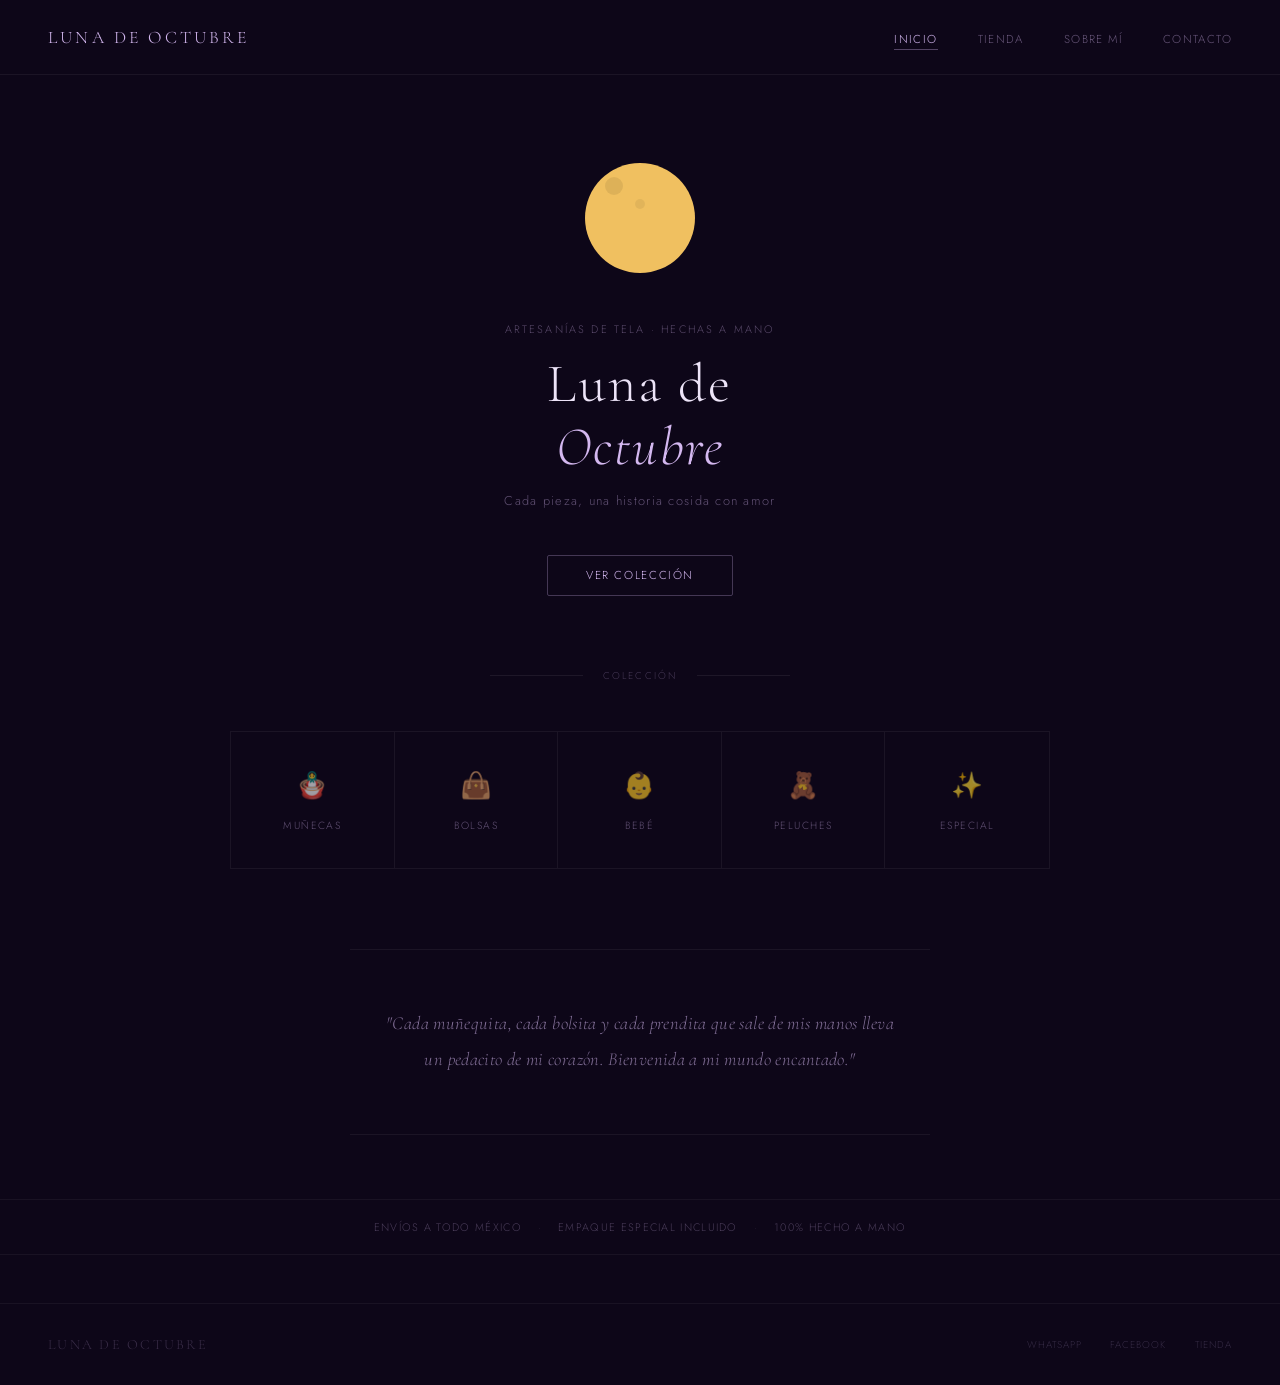
<file: index.html>
<!DOCTYPE html>
<html lang="es">
<head>
  <meta charset="UTF-8"/>
  <meta name="viewport" content="width=device-width, initial-scale=1.0"/>
  <title>Luna de Octubre – Artesanías de Tela</title>
  <link rel="stylesheet" href="styles.css"/>
  <link href="https://fonts.googleapis.com/css2?family=Cormorant+Garamond:ital,wght@0,300;0,400;1,300;1,400&family=Jost:wght@300;400&display=swap" rel="stylesheet"/>
</head>
<body>
  <canvas id="starfield"></canvas>
  <canvas id="witchcanvas"></canvas>

  <div class="sky" id="sky"></div>

  <nav class="nav">
    <div class="logo">Luna de Octubre</div>
    <button class="nav-toggle" id="nav-toggle">&#9776;</button>
    <ul class="nav-links" id="nav-links">
      <li><a href="index.html" class="on">Inicio</a></li>
      <li><a href="tienda.html">Tienda</a></li>
      <li><a href="sobre.html">Sobre mí</a></li>
      <li><a href="contacto.html">Contacto</a></li>
    </ul>
  </nav>

  <section class="hero">
    <div class="moon" id="moon"></div>
    <div class="hero-eyebrow">Artesanías de tela · Hechas a mano</div>
    <h1 class="hero-title">Luna de<br><em>Octubre</em></h1>
    <p class="hero-sub">Cada pieza, una historia cosida con amor</p>
    <a href="tienda.html" class="hero-cta">Ver colección</a>
  </section>

  <div class="divider"><span>Colección</span></div>

  <div class="cats">
    <a href="tienda.html?cat=muneca" class="cat">
      <span class="cat-ico">🪆</span><div class="cat-lbl">Muñecas</div>
    </a>
    <a href="tienda.html?cat=bolsa" class="cat">
      <span class="cat-ico">👜</span><div class="cat-lbl">Bolsas</div>
    </a>
    <a href="tienda.html?cat=bebe" class="cat">
      <span class="cat-ico">👶</span><div class="cat-lbl">Bebé</div>
    </a>
    <a href="tienda.html?cat=peluche" class="cat">
      <span class="cat-ico">🧸</span><div class="cat-lbl">Peluches</div>
    </a>
    <a href="tienda.html?cat=especial" class="cat">
      <span class="cat-ico">✨</span><div class="cat-lbl">Especial</div>
    </a>
  </div>

  <div class="about-strip">
    <p>"Cada muñequita, cada bolsita y cada prendita que sale de mis manos lleva un pedacito de mi corazón. Bienvenida a mi mundo encantado."</p>
  </div>

  <div class="promo">
    <span>Envíos a todo México</span>
    <span class="sep">·</span>
    <span>Empaque especial incluido</span>
    <span class="sep">·</span>
    <span>100% hecho a mano</span>
  </div>

  <footer class="footer">
    <div class="footer-logo">Luna de Octubre</div>
    <div class="footer-links">
      <a href="https://wa.me/521XXXXXXXXXX" target="_blank">WhatsApp</a>
      <a href="https://facebook.com/lunadeoctubre" target="_blank">Facebook</a>
      <a href="tienda.html">Tienda</a>
    </div>
  </footer>

  <script src="scripts.js"></script>
</body>
</html>
</file>
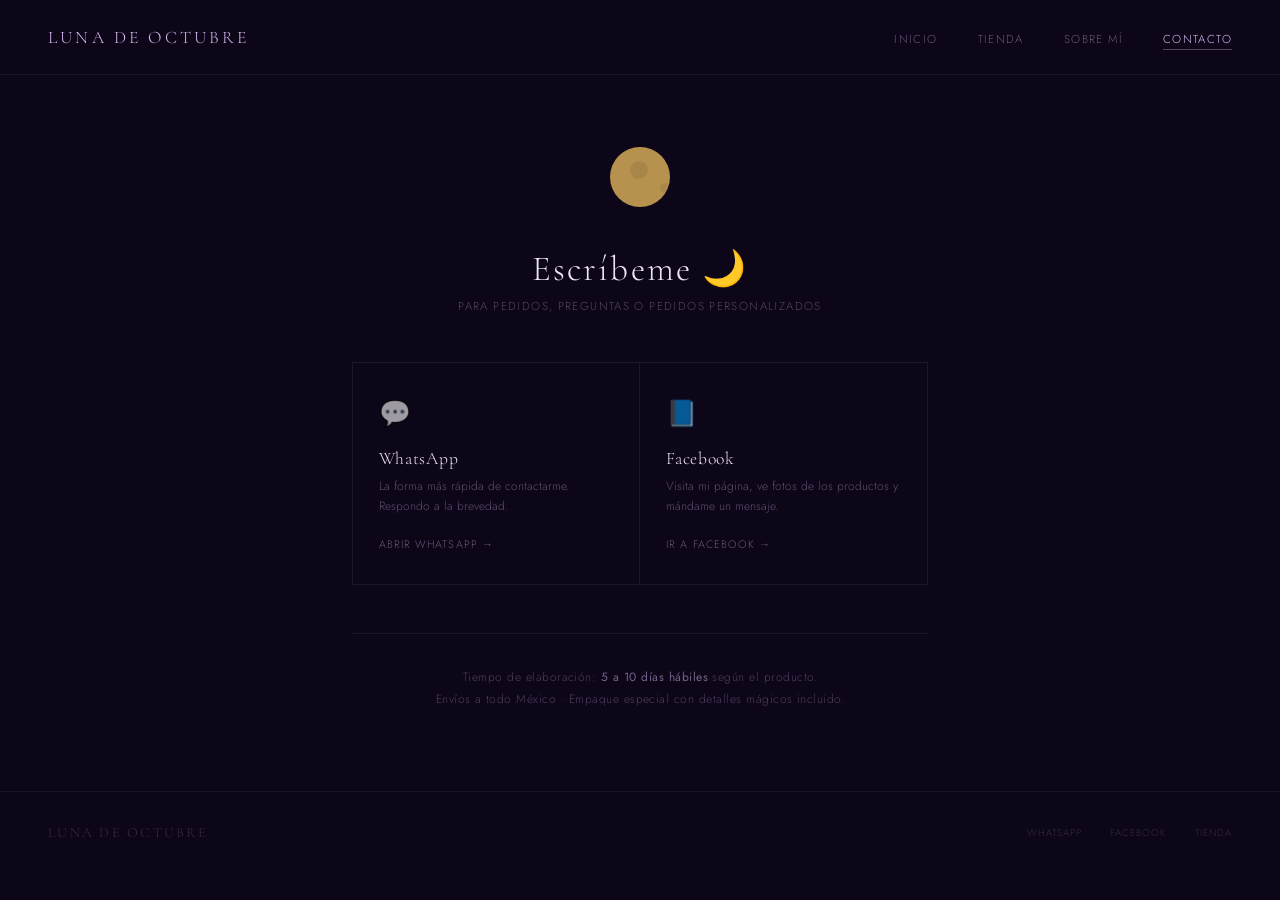
<file: contacto.html>
<!DOCTYPE html>
<html lang="es">
<head>
  <meta charset="UTF-8"/>
  <meta name="viewport" content="width=device-width, initial-scale=1.0"/>
  <title>Contacto – Luna de Octubre</title>
  <link rel="stylesheet" href="styles.css"/>
  <link href="https://fonts.googleapis.com/css2?family=Cormorant+Garamond:ital,wght@0,300;0,400;1,300;1,400&family=Jost:wght@300;400&display=swap" rel="stylesheet"/>
</head>
<body>
  <canvas id="starfield"></canvas>
  <canvas id="witchcanvas"></canvas>

  <div class="sky" id="sky"></div>

  <nav class="nav">
    <div class="logo">Luna de Octubre</div>
    <button class="nav-toggle" id="nav-toggle">&#9776;</button>
    <ul class="nav-links" id="nav-links">
      <li><a href="index.html">Inicio</a></li>
      <li><a href="tienda.html">Tienda</a></li>
      <li><a href="sobre.html">Sobre mí</a></li>
      <li><a href="contacto.html" class="on">Contacto</a></li>
    </ul>
  </nav>

  <section class="contact-page">
    <div class="moon moon-sm" id="moon"></div>
    <h2>Escríbeme 🌙</h2>
    <p class="contact-sub">Para pedidos, preguntas o pedidos personalizados</p>

    <div class="contact-cards">

      <a href="https://wa.me/521XXXXXXXXXX?text=Hola!%20Vi%20tu%20tienda%20Luna%20de%20Octubre%20🌙%20y%20me%20gustar%C3%ADa%20hacer%20un%20pedido." target="_blank" class="contact-card">
        <div class="cc-ico">💬</div>
        <div class="cc-title">WhatsApp</div>
        <div class="cc-desc">La forma más rápida de contactarme. Respondo a la brevedad.</div>
        <div class="cc-action">Abrir WhatsApp →</div>
      </a>

      <a href="https://facebook.com/lunadeoctubre" target="_blank" class="contact-card">
        <div class="cc-ico">📘</div>
        <div class="cc-title">Facebook</div>
        <div class="cc-desc">Visita mi página, ve fotos de los productos y mándame un mensaje.</div>
        <div class="cc-action">Ir a Facebook →</div>
      </a>

    </div>

    <div class="contact-note">
      <p>Tiempo de elaboración: <strong>5 a 10 días hábiles</strong> según el producto.</p>
      <p>Envíos a todo México · Empaque especial con detalles mágicos incluido.</p>
    </div>
  </section>

  <footer class="footer">
    <div class="footer-logo">Luna de Octubre</div>
    <div class="footer-links">
      <a href="https://wa.me/521XXXXXXXXXX" target="_blank">WhatsApp</a>
      <a href="https://facebook.com/lunadeoctubre" target="_blank">Facebook</a>
      <a href="tienda.html">Tienda</a>
    </div>
  </footer>

  <script src="scripts.js"></script>
</body>
</html>
</file>
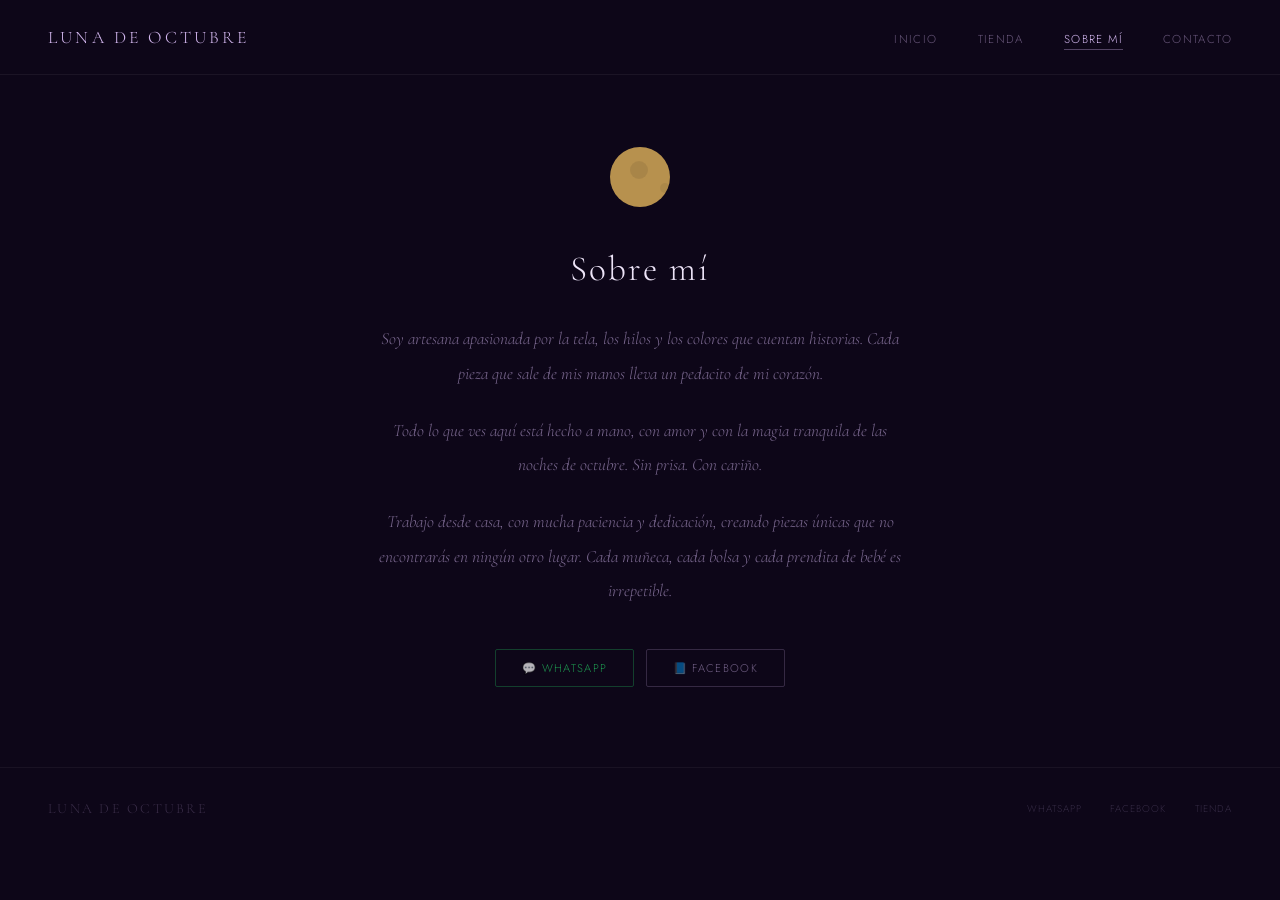
<file: sobre.html>
<!DOCTYPE html>
<html lang="es">
<head>
  <meta charset="UTF-8"/>
  <meta name="viewport" content="width=device-width, initial-scale=1.0"/>
  <title>Sobre mí – Luna de Octubre</title>
  <link rel="stylesheet" href="styles.css"/>
  <link href="https://fonts.googleapis.com/css2?family=Cormorant+Garamond:ital,wght@0,300;0,400;1,300;1,400&family=Jost:wght@300;400&display=swap" rel="stylesheet"/>
</head>
<body>
  <canvas id="starfield"></canvas>
  <canvas id="witchcanvas"></canvas>

  <div class="sky" id="sky"></div>

  <nav class="nav">
    <div class="logo">Luna de Octubre</div>
    <button class="nav-toggle" id="nav-toggle">&#9776;</button>
    <ul class="nav-links" id="nav-links">
      <li><a href="index.html">Inicio</a></li>
      <li><a href="tienda.html">Tienda</a></li>
      <li><a href="sobre.html" class="on">Sobre mí</a></li>
      <li><a href="contacto.html">Contacto</a></li>
    </ul>
  </nav>

  <section class="about-page">
    <div class="moon moon-sm" id="moon"></div>
    <h2>Sobre mí</h2>
    <p>Soy artesana apasionada por la tela, los hilos y los colores que cuentan historias. Cada pieza que sale de mis manos lleva un pedacito de mi corazón.</p>
    <p>Todo lo que ves aquí está hecho a mano, con amor y con la magia tranquila de las noches de octubre. Sin prisa. Con cariño.</p>
    <p>Trabajo desde casa, con mucha paciencia y dedicación, creando piezas únicas que no encontrarás en ningún otro lugar. Cada muñeca, cada bolsa y cada prendita de bebé es irrepetible.</p>
    <div class="about-contact">
      <a href="https://wa.me/521XXXXXXXXXX?text=Hola!%20Vi%20tu%20tienda%20Luna%20de%20Octubre%20🌙" target="_blank" class="btn-wa">💬 WhatsApp</a>
      <a href="https://facebook.com/lunadeoctubre" target="_blank" class="btn-ghost">📘 Facebook</a>
    </div>
  </section>

  <footer class="footer">
    <div class="footer-logo">Luna de Octubre</div>
    <div class="footer-links">
      <a href="https://wa.me/521XXXXXXXXXX" target="_blank">WhatsApp</a>
      <a href="https://facebook.com/lunadeoctubre" target="_blank">Facebook</a>
      <a href="tienda.html">Tienda</a>
    </div>
  </footer>

  <script src="scripts.js"></script>
</body>
</html>
</file>
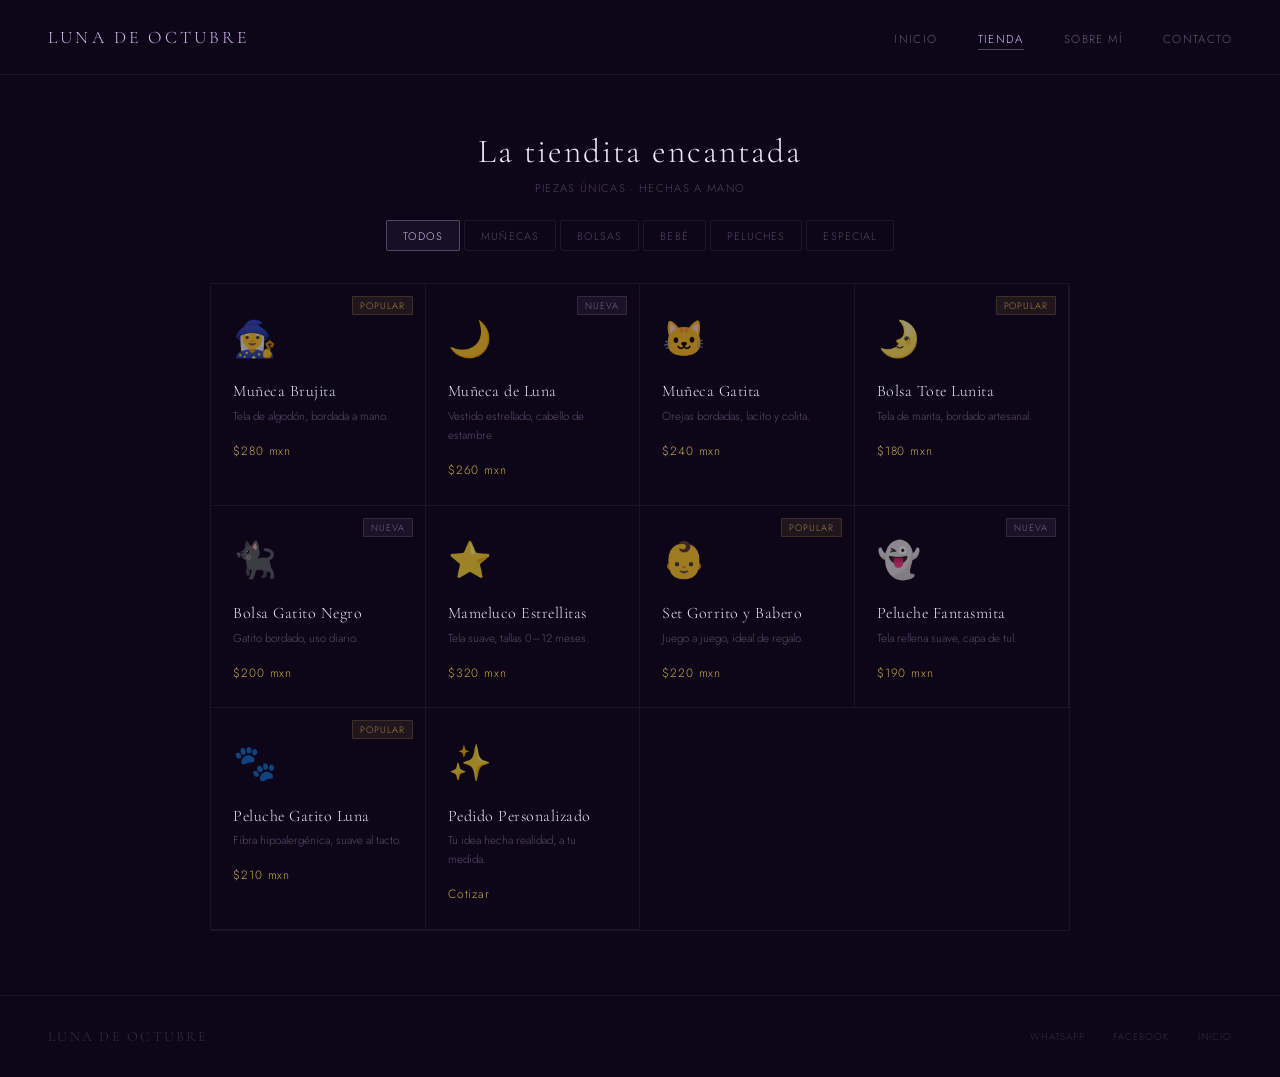
<file: tienda.html>
<!DOCTYPE html>
<html lang="es">
<head>
  <meta charset="UTF-8"/>
  <meta name="viewport" content="width=device-width, initial-scale=1.0"/>
  <title>Tienda – Luna de Octubre</title>
  <link rel="stylesheet" href="styles.css"/>
  <link href="https://fonts.googleapis.com/css2?family=Cormorant+Garamond:ital,wght@0,300;0,400;1,300;1,400&family=Jost:wght@300;400&display=swap" rel="stylesheet"/>
</head>
<body>
  <canvas id="starfield"></canvas>
  <canvas id="witchcanvas"></canvas>

  <div class="sky" id="sky"></div>

  <nav class="nav">
    <div class="logo">Luna de Octubre</div>
    <button class="nav-toggle" id="nav-toggle">&#9776;</button>
    <ul class="nav-links" id="nav-links">
      <li><a href="index.html">Inicio</a></li>
      <li><a href="tienda.html" class="on">Tienda</a></li>
      <li><a href="sobre.html">Sobre mí</a></li>
      <li><a href="contacto.html">Contacto</a></li>
    </ul>
  </nav>

  <div class="shop-head">
    <h2>La tiendita encantada</h2>
    <p>Piezas únicas · Hechas a mano</p>
  </div>

  <div class="filters">
    <button class="fb on" data-cat="todos">Todos</button>
    <button class="fb" data-cat="muneca">Muñecas</button>
    <button class="fb" data-cat="bolsa">Bolsas</button>
    <button class="fb" data-cat="bebe">Bebé</button>
    <button class="fb" data-cat="peluche">Peluches</button>
    <button class="fb" data-cat="especial">Especial</button>
  </div>

  <div class="pgrid" id="pgrid">

    <div class="pcard" data-cat="muneca" data-name="Muñeca Brujita" data-emoji="🧙‍♀️" data-desc="Muñeca de tela rellena, vestidita de brujita con capita y sombrero. Bordada a mano con mucho cariño." data-price="$280">
      <span class="pbadge pop">Popular</span>
      <span class="pcard-ico">🧙‍♀️</span>
      <div class="pcard-name">Muñeca Brujita</div>
      <div class="pcard-desc">Tela de algodón, bordada a mano.</div>
      <div class="pcard-price">$280 mxn</div>
    </div>

    <div class="pcard" data-cat="muneca" data-name="Muñeca de Luna" data-emoji="🌙" data-desc="Muñeca con vestido estrellado y luna bordada en el pecho. Cabello de estambre y ojos de botón." data-price="$260">
      <span class="pbadge new">Nueva</span>
      <span class="pcard-ico">🌙</span>
      <div class="pcard-name">Muñeca de Luna</div>
      <div class="pcard-desc">Vestido estrellado, cabello de estambre.</div>
      <div class="pcard-price">$260 mxn</div>
    </div>

    <div class="pcard" data-cat="muneca" data-name="Muñeca Gatita" data-emoji="🐱" data-desc="Gatita de tela con orejas bordadas, lacito y colita de estambre. Suave y adorable." data-price="$240">
      <span class="pcard-ico">🐱</span>
      <div class="pcard-name">Muñeca Gatita</div>
      <div class="pcard-desc">Orejas bordadas, lacito y colita.</div>
      <div class="pcard-price">$240 mxn</div>
    </div>

    <div class="pcard" data-cat="bolsa" data-name="Bolsa Tote Lunita" data-emoji="🌛" data-desc="Bolsa tote de tela de manta con luna creciente bordada a mano. Resistente y única." data-price="$180">
      <span class="pbadge pop">Popular</span>
      <span class="pcard-ico">🌛</span>
      <div class="pcard-name">Bolsa Tote Lunita</div>
      <div class="pcard-desc">Tela de manta, bordado artesanal.</div>
      <div class="pcard-price">$180 mxn</div>
    </div>

    <div class="pcard" data-cat="bolsa" data-name="Bolsa Gatito Negro" data-emoji="🐈‍⬛" data-desc="Bolsa mediana con gatito negro bordado. Perfecta para el uso diario con un toque encantado." data-price="$200">
      <span class="pbadge new">Nueva</span>
      <span class="pcard-ico">🐈‍⬛</span>
      <div class="pcard-name">Bolsa Gatito Negro</div>
      <div class="pcard-desc">Gatito bordado, uso diario.</div>
      <div class="pcard-price">$200 mxn</div>
    </div>

    <div class="pcard" data-cat="bebe" data-name="Mameluco Estrellitas" data-emoji="⭐" data-desc="Mameluco de tela suave con pequeñas estrellitas bordadas. Tallas 0-3, 3-6 y 6-12 meses." data-price="$320">
      <span class="pcard-ico">⭐</span>
      <div class="pcard-name">Mameluco Estrellitas</div>
      <div class="pcard-desc">Tela suave, tallas 0–12 meses.</div>
      <div class="pcard-price">$320 mxn</div>
    </div>

    <div class="pcard" data-cat="bebe" data-name="Set Gorrito y Babero" data-emoji="👶" data-desc="Gorrito y babero a juego con lunita bordada. Ideal como regalo para bebés recién nacidos." data-price="$220">
      <span class="pbadge pop">Popular</span>
      <span class="pcard-ico">👶</span>
      <div class="pcard-name">Set Gorrito y Babero</div>
      <div class="pcard-desc">Juego a juego, ideal de regalo.</div>
      <div class="pcard-price">$220 mxn</div>
    </div>

    <div class="pcard" data-cat="peluche" data-name="Peluche Fantasmita" data-emoji="👻" data-desc="Suave fantasmita de tela rellena, con expresión tierna y capa de tul. ¡Da amor, no miedo!" data-price="$190">
      <span class="pbadge new">Nueva</span>
      <span class="pcard-ico">👻</span>
      <div class="pcard-name">Peluche Fantasmita</div>
      <div class="pcard-desc">Tela rellena suave, capa de tul.</div>
      <div class="pcard-price">$190 mxn</div>
    </div>

    <div class="pcard" data-cat="peluche" data-name="Peluche Gatito Luna" data-emoji="🐾" data-desc="Gatito de tela con lunita bordada en la panza. Relleno de fibra hipoalergénica." data-price="$210">
      <span class="pbadge pop">Popular</span>
      <span class="pcard-ico">🐾</span>
      <div class="pcard-name">Peluche Gatito Luna</div>
      <div class="pcard-desc">Fibra hipoalergénica, suave al tacto.</div>
      <div class="pcard-price">$210 mxn</div>
    </div>

    <div class="pcard" data-cat="especial" data-name="Pedido Personalizado" data-emoji="✨" data-desc="¿Tienes una idea especial? Cuéntame y lo hacemos realidad. Muñecas, bolsas o prendas con tu diseño único." data-price="Cotizar">
      <span class="pcard-ico">✨</span>
      <div class="pcard-name">Pedido Personalizado</div>
      <div class="pcard-desc">Tu idea hecha realidad, a tu medida.</div>
      <div class="pcard-price">Cotizar</div>
    </div>

  </div>

  <!-- MODAL -->
  <div class="modal-overlay" id="modal">
    <div class="modal-box">
      <button class="modal-close" id="modal-close">&#x2715;</button>
      <div class="modal-emoji" id="m-emoji"></div>
      <div class="modal-title" id="m-title"></div>
      <div class="modal-desc" id="m-desc"></div>
      <div class="modal-price" id="m-price"></div>
      <a class="modal-wa" id="modal-wa" href="#" target="_blank">Pedir por WhatsApp</a>
    </div>
  </div>

  <footer class="footer">
    <div class="footer-logo">Luna de Octubre</div>
    <div class="footer-links">
      <a href="https://wa.me/521XXXXXXXXXX" target="_blank">WhatsApp</a>
      <a href="https://facebook.com/lunadeoctubre" target="_blank">Facebook</a>
      <a href="index.html">Inicio</a>
    </div>
  </footer>

  <script src="scripts.js"></script>
</body>
</html>
</file>
<file: styles.css>
/* ================================================
   LUNA DE OCTUBRE – styles.css
   ================================================ */

@import url('https://fonts.googleapis.com/css2?family=Cormorant+Garamond:ital,wght@0,300;0,400;1,300;1,400&family=Jost:wght@300;400&display=swap');

*, *::before, *::after { box-sizing: border-box; margin: 0; padding: 0; }
html { scroll-behavior: smooth; }

body {
  background: #0d0618;
  color: #e8dff5;
  font-family: 'Jost', sans-serif;
  font-weight: 300;
  min-height: 100vh;
  overflow-x: hidden;
}

a { text-decoration: none; color: inherit; }

#starfield {
  position: fixed;
  top: 0; left: 0;
  width: 100%; height: 100%;
  pointer-events: none;
  z-index: 0;
}

#witchcanvas {
  position: fixed;
  top: 0; left: 0;
  width: 100%; height: 100%;
  pointer-events: none;
  z-index: 6;
}

/* ================================================
   NAVEGACIÓN
   ================================================ */
.nav {
  position: relative;
  z-index: 100;
  display: flex;
  justify-content: space-between;
  align-items: center;
  padding: 1.6rem 3rem;
  border-bottom: 1px solid rgba(255,255,255,0.06);
}

.logo {
  font-family: 'Cormorant Garamond', serif;
  font-size: 1.1rem;
  font-weight: 300;
  letter-spacing: 0.18em;
  color: #d4b8f0;
  text-transform: uppercase;
}

.nav-links {
  display: flex;
  gap: 2.5rem;
  list-style: none;
}

.nav-links a {
  font-size: 0.72rem;
  letter-spacing: 0.12em;
  color: rgba(212,184,240,0.45);
  text-transform: uppercase;
  transition: color 0.2s;
  padding-bottom: 2px;
}

.nav-links a:hover,
.nav-links a.on {
  color: #d4b8f0;
  border-bottom: 1px solid rgba(212,184,240,0.35);
}

.nav-toggle {
  display: none;
  background: none;
  border: 1px solid rgba(212,184,240,0.2);
  color: rgba(212,184,240,0.5);
  padding: 4px 10px;
  border-radius: 2px;
  font-size: 1rem;
  cursor: pointer;
}

/* ================================================
   HERO
   ================================================ */
.hero {
  position: relative;
  z-index: 5;
  text-align: center;
  padding: 5.5rem 2rem 4.5rem;
}

.moon {
  width: 110px;
  height: 110px;
  border-radius: 50%;
  background: #f0c060;
  margin: 0 auto 3rem;
  position: relative;
  animation: float 6s ease-in-out infinite;
}

.moon::before {
  content: '';
  position: absolute;
  top: 14px; left: 20px;
  width: 18px; height: 18px;
  border-radius: 50%;
  background: rgba(0,0,0,0.08);
}

.moon::after {
  content: '';
  position: absolute;
  top: 36px; left: 50px;
  width: 10px; height: 10px;
  border-radius: 50%;
  background: rgba(0,0,0,0.06);
}

@keyframes float {
  0%, 100% { transform: translateY(0); }
  50%       { transform: translateY(-10px); }
}

.moon-sm {
  width: 60px !important;
  height: 60px !important;
  opacity: 0.75;
  margin-bottom: 2.5rem !important;
}

.hero-eyebrow {
  font-size: 0.68rem;
  letter-spacing: 0.2em;
  color: rgba(212,184,240,0.38);
  text-transform: uppercase;
  margin-bottom: 1rem;
}

.hero-title {
  font-family: 'Cormorant Garamond', serif;
  font-size: 3.4rem;
  font-weight: 300;
  color: #ede4f8;
  line-height: 1.15;
  letter-spacing: 0.04em;
  margin-bottom: 0.8rem;
}

.hero-title em { font-style: italic; color: #d4b8f0; }

.hero-sub {
  font-size: 0.8rem;
  color: rgba(212,184,240,0.42);
  letter-spacing: 0.1em;
  margin-bottom: 2.8rem;
}

.hero-cta {
  display: inline-block;
  border: 1px solid rgba(212,184,240,0.28);
  color: #d4b8f0;
  padding: 0.72rem 2.4rem;
  border-radius: 2px;
  font-size: 0.72rem;
  letter-spacing: 0.14em;
  text-transform: uppercase;
  transition: all 0.2s;
}

.hero-cta:hover {
  background: rgba(212,184,240,0.07);
  border-color: rgba(212,184,240,0.5);
}

/* ================================================
   DIVISOR
   ================================================ */
.divider {
  display: flex;
  align-items: center;
  gap: 1.2rem;
  max-width: 300px;
  margin: 0 auto 3rem;
  position: relative;
  z-index: 5;
}

.divider::before,
.divider::after {
  content: '';
  flex: 1;
  height: 1px;
  background: rgba(255,255,255,0.07);
}

.divider span {
  font-size: 0.62rem;
  letter-spacing: 0.22em;
  color: rgba(212,184,240,0.28);
  text-transform: uppercase;
}

/* ================================================
   CATEGORÍAS
   ================================================ */
.cats {
  display: grid;
  grid-template-columns: repeat(5, 1fr);
  border: 1px solid rgba(255,255,255,0.06);
  max-width: 820px;
  margin: 0 auto 5rem;
  position: relative;
  z-index: 5;
}

.cat {
  padding: 2.2rem 1rem;
  text-align: center;
  border-right: 1px solid rgba(255,255,255,0.06);
  cursor: pointer;
  transition: background 0.2s;
  display: block;
}

.cat:last-child { border-right: none; }
.cat:hover { background: rgba(212,184,240,0.04); }

.cat-ico {
  font-size: 1.6rem;
  display: block;
  margin-bottom: 0.85rem;
  opacity: 0.62;
}

.cat-lbl {
  font-size: 0.65rem;
  letter-spacing: 0.14em;
  color: rgba(212,184,240,0.42);
  text-transform: uppercase;
}

/* ================================================
   ABOUT STRIP
   ================================================ */
.about-strip {
  border-top: 1px solid rgba(255,255,255,0.06);
  border-bottom: 1px solid rgba(255,255,255,0.06);
  padding: 3.5rem 2rem;
  max-width: 580px;
  margin: 0 auto 4rem;
  text-align: center;
  position: relative;
  z-index: 5;
}

.about-strip p {
  font-family: 'Cormorant Garamond', serif;
  font-size: 1.15rem;
  font-weight: 300;
  font-style: italic;
  color: rgba(212,184,240,0.58);
  line-height: 1.95;
  letter-spacing: 0.02em;
}

/* ================================================
   PROMO BAR
   ================================================ */
.promo {
  display: flex;
  justify-content: center;
  align-items: center;
  gap: 1rem;
  flex-wrap: wrap;
  padding: 1.2rem 2rem;
  border-top: 1px solid rgba(255,255,255,0.05);
  border-bottom: 1px solid rgba(255,255,255,0.05);
  margin-bottom: 3rem;
  position: relative;
  z-index: 5;
}

.promo span {
  font-size: 0.68rem;
  letter-spacing: 0.12em;
  color: rgba(212,184,240,0.3);
  text-transform: uppercase;
}

.promo .sep { color: rgba(212,184,240,0.15); }

/* ================================================
   TIENDA
   ================================================ */
.shop-head {
  position: relative;
  z-index: 5;
  text-align: center;
  padding: 3.5rem 2rem 1.5rem;
}

.shop-head h2 {
  font-family: 'Cormorant Garamond', serif;
  font-size: 2.1rem;
  font-weight: 300;
  color: #ede4f8;
  letter-spacing: 0.06em;
}

.shop-head p {
  font-size: 0.7rem;
  letter-spacing: 0.12em;
  color: rgba(212,184,240,0.32);
  text-transform: uppercase;
  margin-top: 0.5rem;
}

.filters {
  position: relative;
  z-index: 5;
  display: flex;
  justify-content: center;
  gap: 4px;
  padding: 0 2rem 2rem;
  flex-wrap: wrap;
}

.fb {
  background: none;
  border: 1px solid rgba(255,255,255,0.07);
  color: rgba(212,184,240,0.35);
  font-family: 'Jost', sans-serif;
  font-weight: 300;
  font-size: 0.68rem;
  letter-spacing: 0.1em;
  text-transform: uppercase;
  padding: 0.4rem 1rem;
  border-radius: 2px;
  cursor: pointer;
  transition: all 0.2s;
}

.fb.on, .fb:hover {
  border-color: rgba(212,184,240,0.32);
  color: #d4b8f0;
  background: rgba(212,184,240,0.05);
}

.pgrid {
  position: relative;
  z-index: 5;
  display: grid;
  grid-template-columns: repeat(auto-fill, minmax(200px, 1fr));
  border: 1px solid rgba(255,255,255,0.06);
  max-width: 860px;
  margin: 0 auto 4rem;
}

.pcard {
  padding: 1.8rem 1.4rem 1.6rem;
  border-right: 1px solid rgba(255,255,255,0.06);
  border-bottom: 1px solid rgba(255,255,255,0.06);
  cursor: pointer;
  transition: background 0.2s;
  position: relative;
}

.pcard:hover { background: rgba(212,184,240,0.04); }

.pcard-ico {
  font-size: 2.2rem;
  display: block;
  margin-bottom: 1.1rem;
  opacity: 0.6;
}

.pcard-name {
  font-family: 'Cormorant Garamond', serif;
  font-size: 1rem;
  font-weight: 300;
  color: #ede4f8;
  margin-bottom: 0.35rem;
  letter-spacing: 0.03em;
}

.pcard-desc {
  font-size: 0.72rem;
  color: rgba(212,184,240,0.38);
  line-height: 1.65;
  margin-bottom: 1rem;
}

.pcard-price {
  font-size: 0.75rem;
  color: #c9a84c;
  letter-spacing: 0.07em;
}

.pbadge {
  position: absolute;
  top: 12px; right: 12px;
  font-size: 0.58rem;
  letter-spacing: 0.1em;
  text-transform: uppercase;
  padding: 2px 7px;
  border-radius: 1px;
}

.pbadge.pop {
  background: rgba(201,168,76,0.1);
  color: rgba(201,168,76,0.75);
  border: 1px solid rgba(201,168,76,0.18);
}

.pbadge.new {
  background: rgba(212,184,240,0.07);
  color: rgba(212,184,240,0.5);
  border: 1px solid rgba(212,184,240,0.13);
}

/* ================================================
   MODAL
   ================================================ */
.modal-overlay {
  display: none;
  position: fixed;
  inset: 0;
  z-index: 200;
  background: rgba(5,1,14,0.9);
  align-items: center;
  justify-content: center;
}

.modal-overlay.open { display: flex; }

.modal-box {
  background: #130826;
  border: 1px solid rgba(212,184,240,0.14);
  border-radius: 2px;
  padding: 2.5rem;
  max-width: 400px;
  width: 90%;
  position: relative;
  animation: modalIn 0.2s ease;
  text-align: center;
}

@keyframes modalIn {
  from { opacity: 0; transform: translateY(14px); }
  to   { opacity: 1; transform: translateY(0); }
}

.modal-close {
  position: absolute;
  top: 14px; right: 18px;
  background: none;
  border: none;
  color: rgba(212,184,240,0.35);
  font-size: 1rem;
  cursor: pointer;
  transition: color 0.2s;
}

.modal-close:hover { color: #d4b8f0; }

.modal-emoji {
  font-size: 3.5rem;
  display: block;
  margin-bottom: 1.2rem;
  opacity: 0.7;
}

.modal-title {
  font-family: 'Cormorant Garamond', serif;
  font-size: 1.3rem;
  font-weight: 300;
  color: #ede4f8;
  letter-spacing: 0.05em;
  margin-bottom: 0.6rem;
}

.modal-desc {
  font-family: 'Cormorant Garamond', serif;
  font-size: 0.95rem;
  font-style: italic;
  color: rgba(212,184,240,0.5);
  line-height: 1.8;
  margin-bottom: 1rem;
}

.modal-price {
  font-size: 0.9rem;
  color: #c9a84c;
  letter-spacing: 0.1em;
  margin-bottom: 1.8rem;
}

.modal-wa {
  display: inline-block;
  border: 1px solid rgba(37,211,102,0.3);
  color: rgba(37,211,102,0.75);
  padding: 0.65rem 2rem;
  border-radius: 2px;
  font-size: 0.72rem;
  letter-spacing: 0.12em;
  text-transform: uppercase;
  transition: all 0.2s;
}

.modal-wa:hover {
  border-color: rgba(37,211,102,0.6);
  color: rgb(37,211,102);
  background: rgba(37,211,102,0.05);
}

/* ================================================
   SOBRE MÍ
   ================================================ */
.about-page {
  position: relative;
  z-index: 5;
  max-width: 600px;
  margin: 0 auto;
  padding: 4.5rem 2rem 5rem;
  text-align: center;
}

.about-page h2 {
  font-family: 'Cormorant Garamond', serif;
  font-size: 2.2rem;
  font-weight: 300;
  color: #ede4f8;
  letter-spacing: 0.06em;
  margin-bottom: 2rem;
}

.about-page p {
  font-family: 'Cormorant Garamond', serif;
  font-size: 1.08rem;
  font-weight: 300;
  font-style: italic;
  color: rgba(212,184,240,0.55);
  line-height: 2;
  margin-bottom: 1.4rem;
}

.about-contact {
  display: flex;
  gap: 12px;
  justify-content: center;
  margin-top: 2.5rem;
  flex-wrap: wrap;
}

.btn-wa {
  display: inline-block;
  border: 1px solid rgba(37,211,102,0.28);
  color: rgba(37,211,102,0.7);
  font-family: 'Jost', sans-serif;
  font-weight: 300;
  font-size: 0.7rem;
  letter-spacing: 0.12em;
  text-transform: uppercase;
  padding: 0.62rem 1.6rem;
  border-radius: 2px;
  transition: all 0.2s;
}

.btn-wa:hover {
  border-color: rgba(37,211,102,0.55);
  color: rgb(37,211,102);
  background: rgba(37,211,102,0.04);
}

.btn-ghost {
  display: inline-block;
  border: 1px solid rgba(212,184,240,0.2);
  color: rgba(212,184,240,0.5);
  font-family: 'Jost', sans-serif;
  font-weight: 300;
  font-size: 0.7rem;
  letter-spacing: 0.12em;
  text-transform: uppercase;
  padding: 0.62rem 1.6rem;
  border-radius: 2px;
  cursor: pointer;
  background: none;
  transition: all 0.2s;
}

.btn-ghost:hover {
  border-color: rgba(212,184,240,0.45);
  color: #d4b8f0;
  background: rgba(212,184,240,0.04);
}

/* ================================================
   CONTACTO
   ================================================ */
.contact-page {
  position: relative;
  z-index: 5;
  max-width: 640px;
  margin: 0 auto;
  padding: 4.5rem 2rem 5rem;
  text-align: center;
}

.contact-page h2 {
  font-family: 'Cormorant Garamond', serif;
  font-size: 2.2rem;
  font-weight: 300;
  color: #ede4f8;
  letter-spacing: 0.06em;
  margin-bottom: 0.5rem;
}

.contact-sub {
  font-size: 0.72rem;
  letter-spacing: 0.12em;
  color: rgba(212,184,240,0.35);
  text-transform: uppercase;
  margin-bottom: 3rem;
}

.contact-cards {
  display: grid;
  grid-template-columns: repeat(auto-fit, minmax(220px, 1fr));
  gap: 1px;
  border: 1px solid rgba(255,255,255,0.07);
  margin-bottom: 3rem;
  text-align: left;
}

.contact-card {
  padding: 2rem 1.6rem;
  border-right: 1px solid rgba(255,255,255,0.07);
  transition: background 0.2s;
  display: block;
}

.contact-card:last-child { border-right: none; }
.contact-card:hover { background: rgba(212,184,240,0.04); }

.cc-ico { font-size: 1.6rem; margin-bottom: 1rem; opacity: 0.6; }

.cc-title {
  font-family: 'Cormorant Garamond', serif;
  font-size: 1.1rem;
  font-weight: 300;
  color: #ede4f8;
  margin-bottom: 0.4rem;
  letter-spacing: 0.04em;
}

.cc-desc {
  font-size: 0.75rem;
  color: rgba(212,184,240,0.4);
  line-height: 1.7;
  margin-bottom: 1.2rem;
}

.cc-action {
  font-size: 0.68rem;
  letter-spacing: 0.1em;
  color: rgba(212,184,240,0.45);
  text-transform: uppercase;
  transition: color 0.2s;
}

.contact-card:hover .cc-action { color: #d4b8f0; }

.contact-note {
  border-top: 1px solid rgba(255,255,255,0.06);
  padding-top: 2rem;
}

.contact-note p {
  font-size: 0.75rem;
  color: rgba(212,184,240,0.32);
  line-height: 1.9;
  letter-spacing: 0.04em;
}

.contact-note strong {
  color: rgba(212,184,240,0.52);
  font-weight: 400;
}

/* ================================================
   FOOTER
   ================================================ */
.footer {
  position: relative;
  z-index: 5;
  display: flex;
  justify-content: space-between;
  align-items: center;
  padding: 2rem 3rem;
  border-top: 1px solid rgba(255,255,255,0.05);
  flex-wrap: wrap;
  gap: 1rem;
}

.footer-logo {
  font-family: 'Cormorant Garamond', serif;
  font-size: 0.88rem;
  font-weight: 300;
  letter-spacing: 0.16em;
  color: rgba(212,184,240,0.22);
  text-transform: uppercase;
}

.footer-links { display: flex; gap: 1.8rem; }

.footer-links a {
  font-size: 0.62rem;
  letter-spacing: 0.1em;
  color: rgba(212,184,240,0.2);
  text-transform: uppercase;
  transition: color 0.2s;
}

.footer-links a:hover { color: rgba(212,184,240,0.55); }

/* ================================================
   RESPONSIVE
   ================================================ */
@media (max-width: 680px) {
  .nav { padding: 1.2rem 1.4rem; }
  .nav-links {
    display: none;
    flex-direction: column;
    gap: 0;
    position: absolute;
    top: 61px; left: 0; right: 0;
    background: #0d0618;
    border-bottom: 1px solid rgba(255,255,255,0.06);
    z-index: 99;
    padding: 0.5rem 0;
  }
  .nav-links.open { display: flex; }
  .nav-links li a { display: block; padding: 0.9rem 1.6rem; }
  .nav-toggle { display: block; }
  .hero-title { font-size: 2.4rem; }
  .moon { width: 85px; height: 85px; }
  .cats { grid-template-columns: repeat(3, 1fr); }
  .cats .cat:nth-child(3) { border-right: none; }
  .cats .cat:nth-child(4),
  .cats .cat:nth-child(5) { border-top: 1px solid rgba(255,255,255,0.06); }
  .pgrid { grid-template-columns: repeat(2, 1fr); }
  .footer { padding: 1.6rem 1.4rem; flex-direction: column; text-align: center; }
  .footer-links { justify-content: center; }
}

@media (max-width: 400px) {
  .cats { grid-template-columns: repeat(2, 1fr); }
  .pgrid { grid-template-columns: 1fr; }
}
</file>
